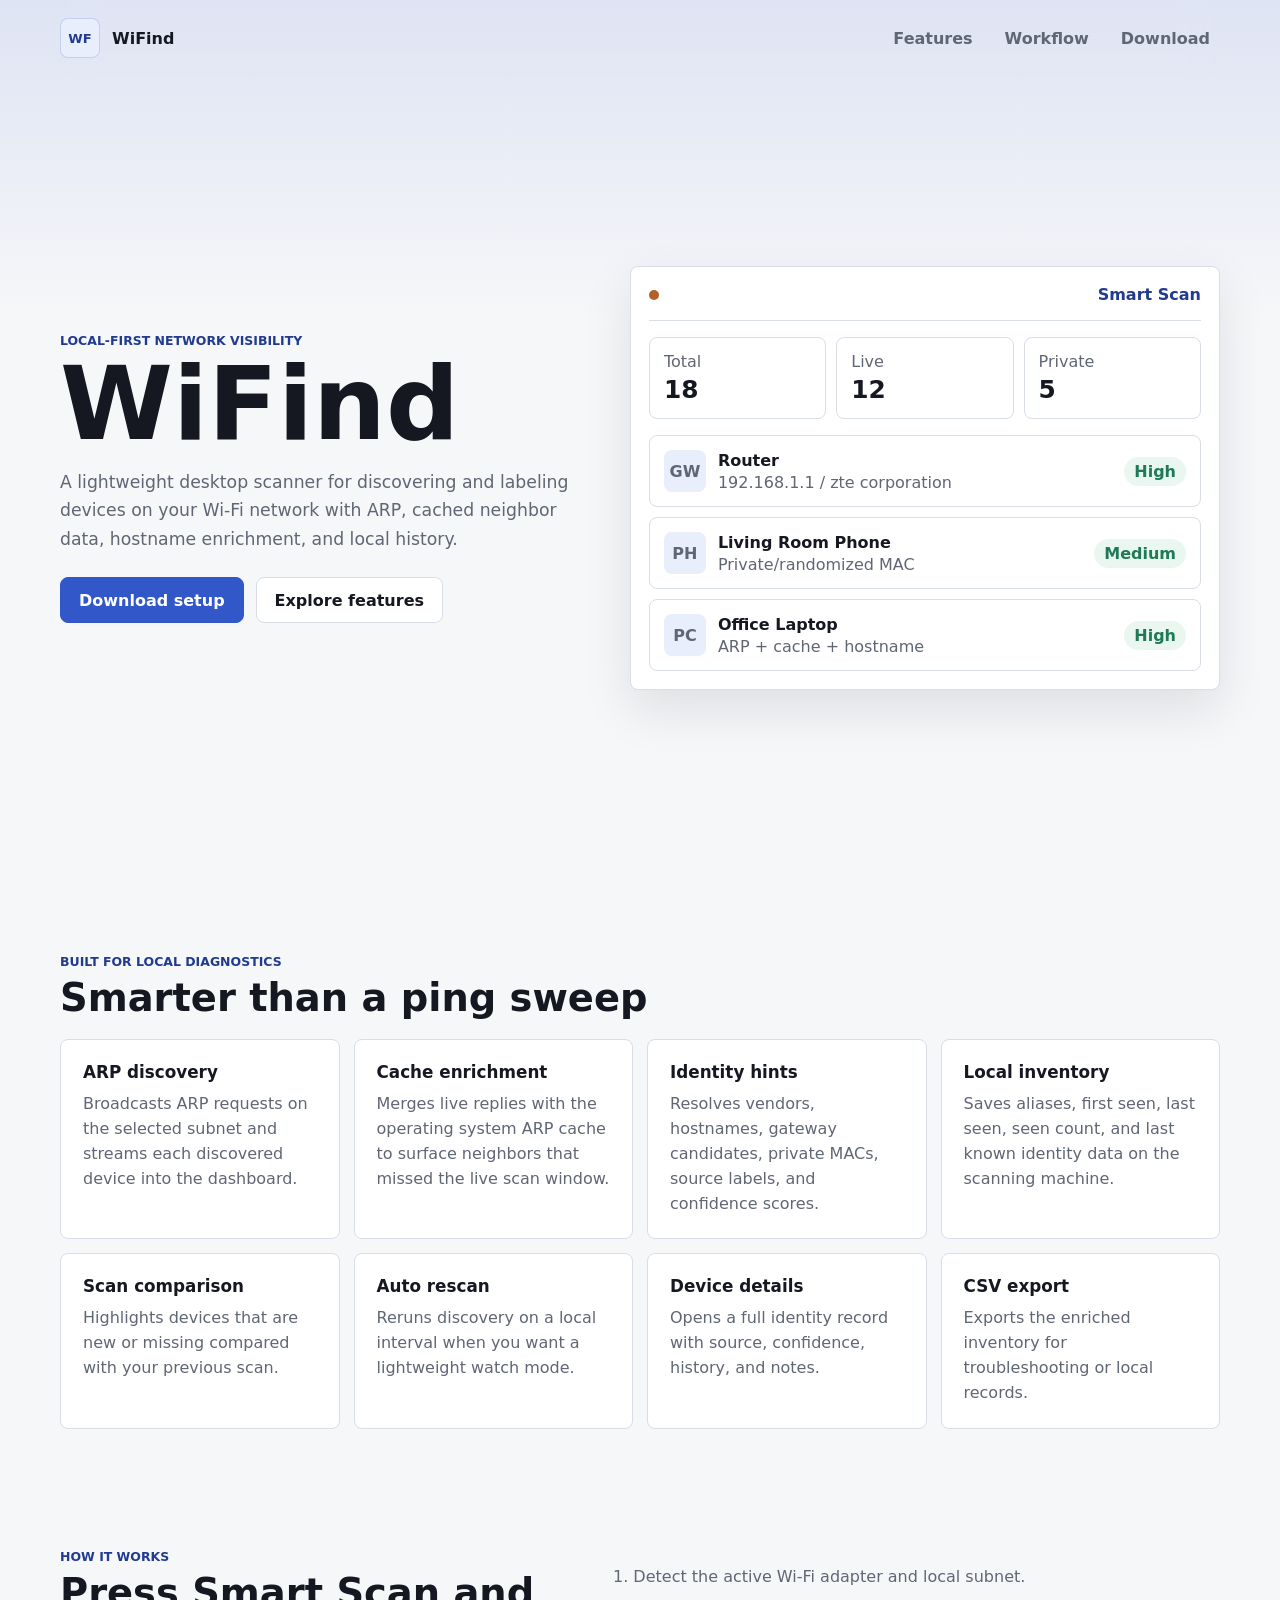
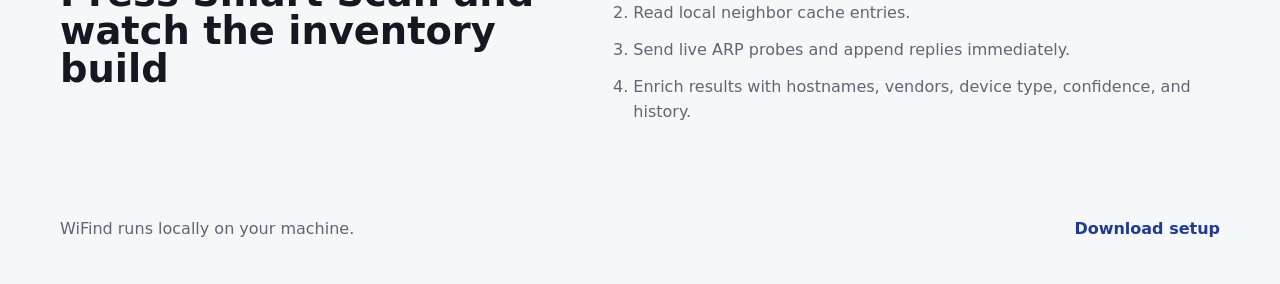
<file: docs/index.html>
<!doctype html>
<html lang="en">
  <head>
    <meta charset="utf-8">
    <meta name="viewport" content="width=device-width, initial-scale=1">
    <meta name="description" content="WiFind is a local-first Wi-Fi device inventory scanner using ARP, local cache enrichment, and device history.">
    <title>WiFind - Local Wi-Fi Device Inventory</title>
    <link rel="stylesheet" href="assets/site.css">
  </head>
  <body>
    <header class="site-header">
      <a class="brand" href="index.html" aria-label="WiFind home">
        <span class="brand-mark">WF</span>
        <span>WiFind</span>
      </a>
      <nav>
        <a href="#features">Features</a>
        <a href="#workflow">Workflow</a>
        <a href="download.html">Download</a>
      </nav>
    </header>

    <main>
      <section class="hero">
        <div class="hero-copy">
          <p class="eyebrow">Local-first network visibility</p>
          <h1>WiFind</h1>
          <p class="lede">A lightweight desktop scanner for discovering and labeling devices on your Wi-Fi network with ARP, cached neighbor data, hostname enrichment, and local history.</p>
          <div class="hero-actions">
            <a class="button primary" href="download.html">Download setup</a>
            <a class="button secondary" href="#features">Explore features</a>
          </div>
        </div>

        <div class="product-preview" aria-label="WiFind dashboard preview">
          <div class="preview-top">
            <span class="preview-dot"></span>
            <span class="preview-dot"></span>
            <span class="preview-dot"></span>
            <strong>Smart Scan</strong>
          </div>
          <div class="preview-metrics">
            <div><span>Total</span><strong>18</strong></div>
            <div><span>Live</span><strong>12</strong></div>
            <div><span>Private</span><strong>5</strong></div>
          </div>
          <div class="preview-device">
            <span class="device-glyph">GW</span>
            <div>
              <strong>Router</strong>
              <span>192.168.1.1 / zte corporation</span>
            </div>
            <em>High</em>
          </div>
          <div class="preview-device">
            <span class="device-glyph">PH</span>
            <div>
              <strong>Living Room Phone</strong>
              <span>Private/randomized MAC</span>
            </div>
            <em>Medium</em>
          </div>
          <div class="preview-device">
            <span class="device-glyph">PC</span>
            <div>
              <strong>Office Laptop</strong>
              <span>ARP + cache + hostname</span>
            </div>
            <em>High</em>
          </div>
        </div>
      </section>

      <section id="features" class="section">
        <div class="section-heading">
          <p class="eyebrow">Built for local diagnostics</p>
          <h2>Smarter than a ping sweep</h2>
        </div>
        <div class="feature-grid">
          <article>
            <h3>ARP discovery</h3>
            <p>Broadcasts ARP requests on the selected subnet and streams each discovered device into the dashboard.</p>
          </article>
          <article>
            <h3>Cache enrichment</h3>
            <p>Merges live replies with the operating system ARP cache to surface neighbors that missed the live scan window.</p>
          </article>
          <article>
            <h3>Identity hints</h3>
            <p>Resolves vendors, hostnames, gateway candidates, private MACs, source labels, and confidence scores.</p>
          </article>
          <article>
            <h3>Local inventory</h3>
            <p>Saves aliases, first seen, last seen, seen count, and last known identity data on the scanning machine.</p>
          </article>
          <article>
            <h3>Scan comparison</h3>
            <p>Highlights devices that are new or missing compared with your previous scan.</p>
          </article>
          <article>
            <h3>Auto rescan</h3>
            <p>Reruns discovery on a local interval when you want a lightweight watch mode.</p>
          </article>
          <article>
            <h3>Device details</h3>
            <p>Opens a full identity record with source, confidence, history, and notes.</p>
          </article>
          <article>
            <h3>CSV export</h3>
            <p>Exports the enriched inventory for troubleshooting or local records.</p>
          </article>
        </div>
      </section>

      <section id="workflow" class="section split">
        <div>
          <p class="eyebrow">How it works</p>
          <h2>Press Smart Scan and watch the inventory build</h2>
        </div>
        <ol class="steps">
          <li>Detect the active Wi-Fi adapter and local subnet.</li>
          <li>Read local neighbor cache entries.</li>
          <li>Send live ARP probes and append replies immediately.</li>
          <li>Enrich results with hostnames, vendors, device type, confidence, and history.</li>
        </ol>
      </section>
    </main>

    <footer>
      <span>WiFind runs locally on your machine.</span>
      <a href="download.html">Download setup</a>
    </footer>
  </body>
</html>
</file>
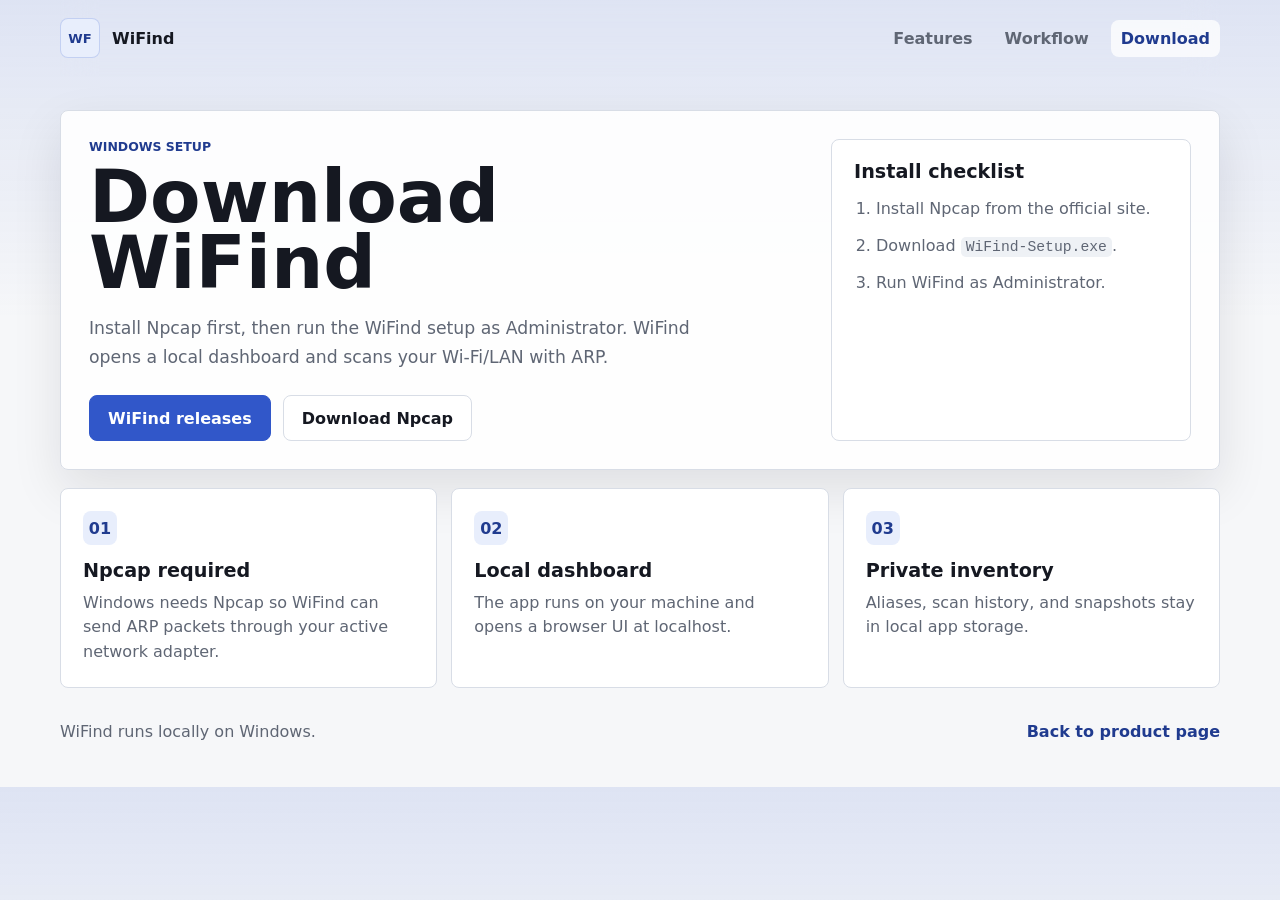
<file: docs/download.html>
<!doctype html>
<html lang="en">
  <head>
    <meta charset="utf-8">
    <meta name="viewport" content="width=device-width, initial-scale=1">
    <meta name="description" content="Download WiFind for Windows and install Npcap.">
    <title>Download WiFind</title>
    <link rel="stylesheet" href="assets/site.css">
  </head>
  <body>
    <header class="site-header">
      <a class="brand" href="index.html" aria-label="WiFind home">
        <span class="brand-mark">WF</span>
        <span>WiFind</span>
      </a>
      <nav>
        <a href="index.html#features">Features</a>
        <a href="index.html#workflow">Workflow</a>
        <a class="nav-cta" href="download.html">Download</a>
      </nav>
    </header>

    <main>
      <section class="download-panel">
        <div class="download-copy">
          <p class="eyebrow">Windows setup</p>
          <h1>Download WiFind</h1>
          <p class="lede">Install Npcap first, then run the WiFind setup as Administrator. WiFind opens a local dashboard and scans your Wi-Fi/LAN with ARP.</p>
          <div class="download-actions">
            <a id="release-link" class="button primary" href="../releases">WiFind releases</a>
            <a class="button secondary" href="https://npcap.com/#download">Download Npcap</a>
          </div>
        </div>

        <aside class="download-card">
          <h2>Install checklist</h2>
          <ol class="steps">
            <li>Install Npcap from the official site.</li>
            <li>Download <code>WiFind-Setup.exe</code>.</li>
            <li>Run WiFind as Administrator.</li>
          </ol>
        </aside>
      </section>

      <section class="download-grid">
        <article>
          <span>01</span>
          <h2>Npcap required</h2>
          <p>Windows needs Npcap so WiFind can send ARP packets through your active network adapter.</p>
        </article>
        <article>
          <span>02</span>
          <h2>Local dashboard</h2>
          <p>The app runs on your machine and opens a browser UI at localhost.</p>
        </article>
        <article>
          <span>03</span>
          <h2>Private inventory</h2>
          <p>Aliases, scan history, and snapshots stay in local app storage.</p>
        </article>
      </section>
    </main>

    <footer>
      <span>WiFind runs locally on Windows.</span>
      <a href="index.html">Back to product page</a>
    </footer>
    <script src="assets/site.js"></script>
  </body>
</html>
</file>
<file: docs/assets/site.css>
:root {
  --bg: #f6f7f9;
  --panel: #ffffff;
  --panel-soft: #eef1f5;
  --ink: #151821;
  --muted: #5f6674;
  --line: #d8dde6;
  --primary: #3157c9;
  --primary-dark: #203b8f;
  --primary-soft: #e8eefc;
  --accent: #b45f2a;
  --ok: #1f7a55;
  --shadow: 0 20px 50px rgba(21, 24, 33, 0.1);
  --radius: 8px;
  font-family: Inter, ui-sans-serif, system-ui, -apple-system, BlinkMacSystemFont, "Segoe UI", sans-serif;
}

* {
  box-sizing: border-box;
}

body {
  min-width: 320px;
  margin: 0;
  color: var(--ink);
  background:
    linear-gradient(180deg, rgba(49, 87, 201, 0.12), rgba(246, 247, 249, 0) 320px),
    var(--bg);
}

a {
  color: inherit;
}

.site-header,
main,
footer {
  width: min(1160px, calc(100vw - 40px));
  margin: 0 auto;
}

.site-header {
  position: sticky;
  top: 0;
  z-index: 5;
  display: flex;
  align-items: center;
  justify-content: space-between;
  gap: 24px;
  padding: 18px 0;
  backdrop-filter: blur(16px);
}

.brand,
nav,
.hero-actions,
.download-actions {
  display: flex;
  align-items: center;
  gap: 12px;
}

.brand {
  text-decoration: none;
  font-weight: 900;
}

.brand-mark {
  display: grid;
  width: 40px;
  height: 40px;
  place-items: center;
  border: 1px solid rgba(49, 87, 201, 0.2);
  border-radius: var(--radius);
  color: var(--primary-dark);
  background: var(--primary-soft);
  font-size: 0.82rem;
}

nav a {
  border-radius: var(--radius);
  padding: 9px 10px;
  color: var(--muted);
  text-decoration: none;
  font-weight: 750;
}

nav a:hover,
nav a.nav-cta {
  color: var(--primary-dark);
  background: rgba(255, 255, 255, 0.75);
}

.hero {
  display: grid;
  grid-template-columns: minmax(0, 0.95fr) minmax(360px, 1.05fr);
  gap: 36px;
  align-items: center;
  min-height: calc(100vh - 82px);
  padding: 34px 0 48px;
}

.download-panel {
  display: grid;
  grid-template-columns: minmax(0, 1fr) 360px;
  gap: 24px;
  align-items: stretch;
  margin-top: 34px;
  padding: 28px;
  border: 1px solid var(--line);
  border-radius: var(--radius);
  background: rgba(255, 255, 255, 0.9);
  box-shadow: var(--shadow);
}

.hero-copy,
.download-copy {
  max-width: 650px;
}

.eyebrow {
  margin: 0 0 10px;
  color: var(--primary-dark);
  font-size: 0.78rem;
  font-weight: 900;
  letter-spacing: 0;
  text-transform: uppercase;
}

h1,
h2,
h3,
p {
  margin: 0;
  letter-spacing: 0;
}

h1 {
  font-size: clamp(3.2rem, 8vw, 6.4rem);
  line-height: 0.9;
}

.download-panel h1 {
  font-size: clamp(2.5rem, 6vw, 4.6rem);
}

h2 {
  font-size: clamp(1.55rem, 3vw, 2.5rem);
  line-height: 1;
}

.download-grid h2,
.download-card h2 {
  font-size: 1.2rem;
}

h3 {
  font-size: 1.05rem;
}

code {
  border-radius: 5px;
  padding: 2px 5px;
  background: var(--panel-soft);
  font-family: ui-monospace, SFMono-Regular, Consolas, "Liberation Mono", monospace;
  font-size: 0.92em;
}

.lede {
  max-width: 660px;
  margin-top: 18px;
  color: var(--muted);
  font-size: 1.08rem;
  line-height: 1.65;
}

.hero-actions,
.download-actions {
  flex-wrap: wrap;
  margin-top: 24px;
}

.button {
  display: inline-flex;
  min-height: 46px;
  align-items: center;
  justify-content: center;
  border: 1px solid var(--line);
  border-radius: var(--radius);
  padding: 0 18px;
  text-decoration: none;
  font-weight: 850;
}

.button.primary {
  color: #ffffff;
  border-color: var(--primary);
  background: var(--primary);
}

.button.primary:hover {
  background: var(--primary-dark);
}

.button.secondary {
  color: var(--ink);
  background: #ffffff;
}

.button.secondary:hover {
  border-color: var(--primary);
  color: var(--primary-dark);
}

.product-preview,
.download-card,
.download-grid article,
.feature-grid article,
.callout {
  border: 1px solid var(--line);
  border-radius: var(--radius);
  background: var(--panel);
}

.product-preview {
  padding: 18px;
  box-shadow: var(--shadow);
}

.preview-top {
  display: flex;
  align-items: center;
  gap: 10px;
  padding-bottom: 16px;
  border-bottom: 1px solid var(--line);
}

.preview-top::before {
  width: 10px;
  height: 10px;
  border-radius: 999px;
  background: var(--accent);
  content: "";
}

.preview-top strong {
  color: var(--primary-dark);
}

.preview-top span {
  margin-left: auto;
  color: var(--muted);
  font-weight: 750;
}

.preview-metrics {
  display: grid;
  grid-template-columns: repeat(3, minmax(0, 1fr));
  gap: 10px;
  margin: 16px 0;
}

.preview-metrics div,
.preview-device {
  border: 1px solid var(--line);
  border-radius: var(--radius);
  background: var(--panel);
}

.preview-metrics div {
  padding: 14px;
}

.preview-metrics span,
.preview-device span,
.feature-grid p,
.download-grid p,
footer {
  color: var(--muted);
}

.preview-metrics strong {
  display: block;
  margin-top: 4px;
  font-size: 1.55rem;
}

.preview-device {
  display: grid;
  grid-template-columns: 42px minmax(0, 1fr) auto;
  gap: 12px;
  align-items: center;
  padding: 14px;
}

.preview-device + .preview-device {
  margin-top: 10px;
}

.device-glyph {
  display: grid;
  width: 42px;
  height: 42px;
  place-items: center;
  border-radius: var(--radius);
  color: var(--primary-dark);
  background: var(--primary-soft);
  font-weight: 900;
}

.preview-device span:not(.device-glyph) {
  display: block;
  overflow: hidden;
  margin-top: 3px;
  text-overflow: ellipsis;
  white-space: nowrap;
}

.preview-device em {
  border-radius: 999px;
  padding: 5px 10px;
  color: var(--ok);
  background: #e9f7f0;
  font-style: normal;
  font-weight: 850;
}

.section {
  padding: 60px 0;
}

.section-heading {
  max-width: 680px;
  margin-bottom: 22px;
}

.feature-grid,
.download-grid {
  display: grid;
  grid-template-columns: repeat(4, minmax(0, 1fr));
  gap: 14px;
}

.download-grid {
  grid-template-columns: repeat(3, minmax(0, 1fr));
  margin-top: 18px;
}

.feature-grid article,
.download-grid article,
.download-card {
  padding: 22px;
}

.download-grid article > span {
  display: inline-grid;
  width: 34px;
  height: 34px;
  place-items: center;
  margin-bottom: 16px;
  border-radius: var(--radius);
  color: var(--primary-dark);
  background: var(--primary-soft);
  font-weight: 900;
}

.feature-grid p,
.download-grid p {
  margin-top: 10px;
  line-height: 1.55;
}

.split {
  display: grid;
  grid-template-columns: minmax(0, 0.85fr) minmax(0, 1fr);
  gap: 34px;
}

.steps {
  display: grid;
  gap: 12px;
  margin: 16px 0 0;
  padding-left: 22px;
  color: var(--muted);
  line-height: 1.55;
}

.callout {
  display: grid;
  grid-template-columns: minmax(0, 0.75fr) minmax(0, 1fr);
  gap: 24px;
  align-items: center;
  padding: 28px;
}

.callout p {
  color: var(--muted);
  line-height: 1.6;
}

footer {
  display: flex;
  justify-content: space-between;
  gap: 20px;
  padding: 34px 0 46px;
}

footer a {
  color: var(--primary-dark);
  font-weight: 850;
  text-decoration: none;
}

@media (max-width: 920px) {
  .hero,
  .download-panel,
  .split,
  .feature-grid,
  .download-grid,
  .callout {
    grid-template-columns: 1fr;
  }

  .hero {
    min-height: auto;
  }
}

@media (max-width: 640px) {
  .site-header,
  footer,
  nav {
    align-items: flex-start;
    flex-direction: column;
  }

  .site-header,
  main,
  footer {
    width: min(100vw - 24px, 1160px);
  }

  nav,
  .hero-actions,
  .download-actions {
    width: 100%;
    align-items: stretch;
    flex-direction: column;
  }

  .button {
    width: 100%;
  }

  .preview-metrics {
    grid-template-columns: 1fr;
  }

  h1 {
    font-size: clamp(3.2rem, 18vw, 4.8rem);
  }

  .download-panel {
    margin-top: 16px;
    padding: 18px;
  }
}
</file>
